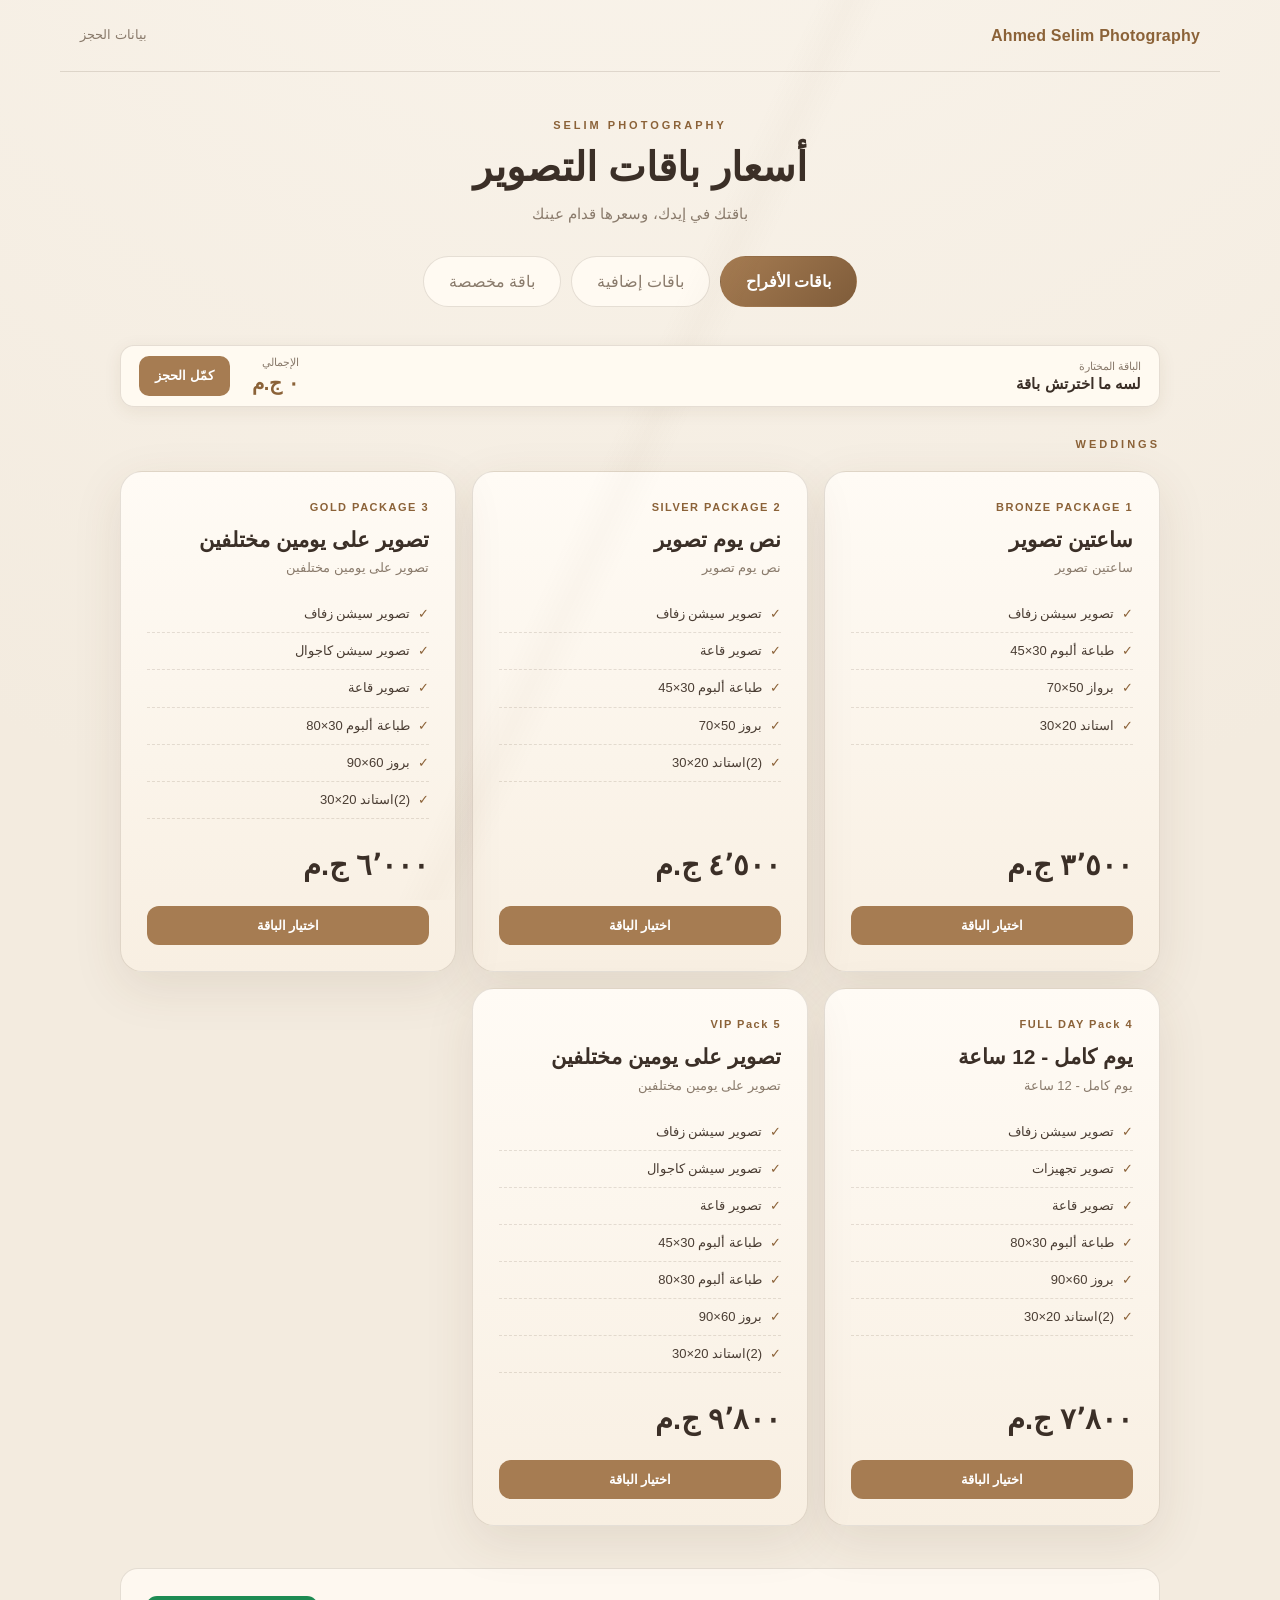
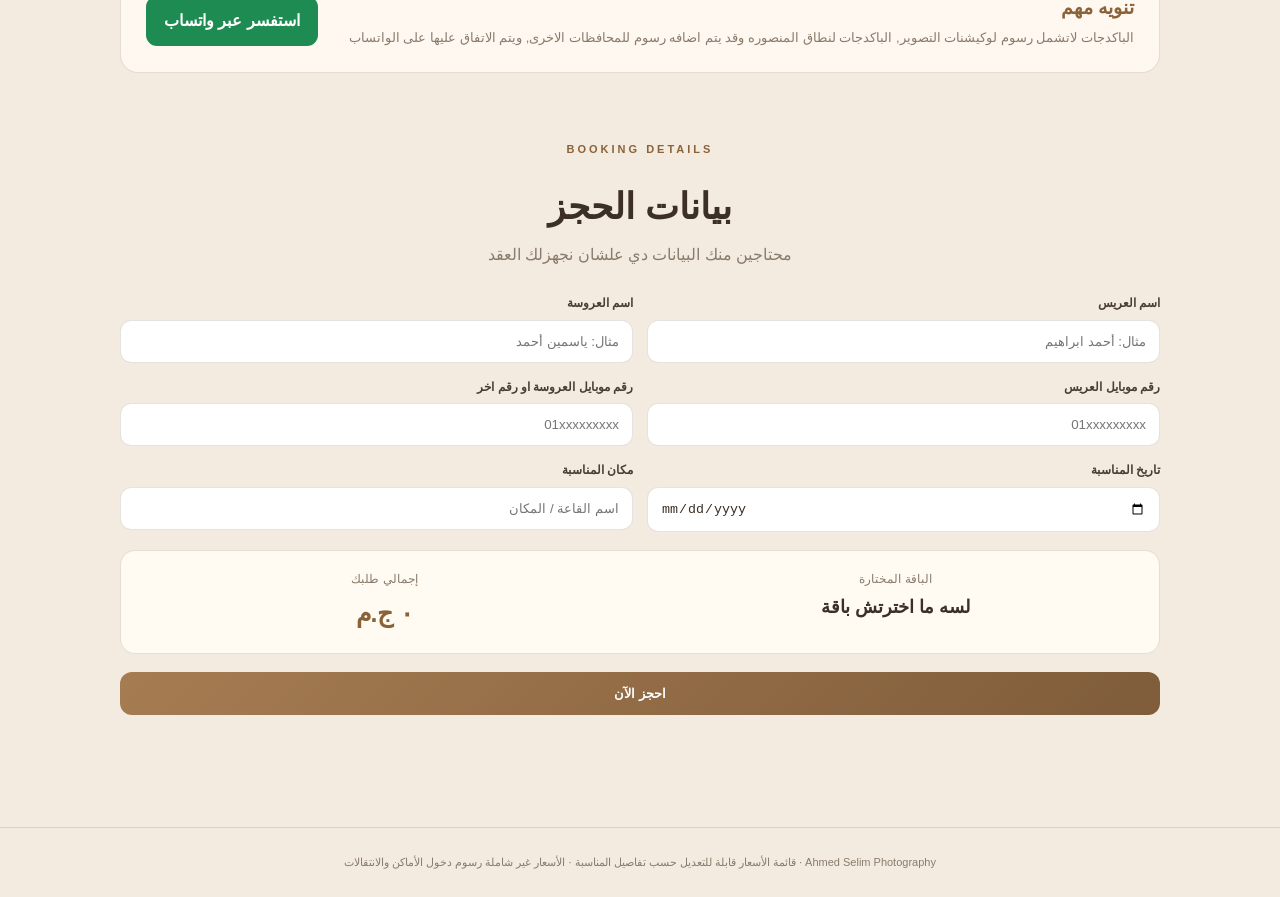
<file: index.html>
<!doctype html>
<html lang="ar" dir="rtl">
<head>
<meta charset="utf-8"><meta name="viewport" content="width=device-width,initial-scale=1">
<title>Ahmed Selim Photography — أسعار باقات التصوير</title>
<link rel="stylesheet" href="styles.css">
</head>
<body>
<header class="site-header">
  <div class="brand"><span id="brandName">Ahmed Selim Photography</span></div>
  <a href="#booking">بيانات الحجز</a>
</header>

<main class="container">
<section class="hero">
  <div class="eyebrow">SELIM PHOTOGRAPHY</div>
  <h1 id="heroTitle">قائمة أسعار الباقات</h1>
  <p id="heroSubtitle">باقتك في إيدك، وسعرها قدام عينك</p>
</section>

<div class="tabs" id="tabs">
  <button class="active" data-tab="weddings">باقات الأفراح</button>
  <button data-tab="additional">باقات إضافية</button>
  <button data-tab="custom"> باقة مخصصة</button>
</div>

<div class="sticky-sum" id="stickySum"><div class="sticky-in"><div class="sticky-item"><span>الباقة المختارة</span><strong id="stickyPkg">لسه ما اخترتش باقة</strong></div><div class="sticky-item"><span>الإجمالي</span><strong id="stickyTotal">0 ج.م</strong></div><a href="#booking" class="sticky-go">كمّل الحجز</a></div></div>

<section id="weddings" class="tab-content active">
  <div class="section-label">WEDDINGS</div>
  <div class="cards" id="weddingCards"></div>
</section>

<section id="additional" class="tab-content">
  <div class="section-label">ADDITIONAL PACKAGE</div>
  <div class="additional-cards" id="additionalCards"></div>
  <div class="extras-title">إضافات اختيارية</div>
  <div class="extras" id="extras"></div>
</section>

<section id="custom" class="tab-content">
  <div class="section-label">CUSTOM PACKAGE</div>
  <div class="custom-wrap" id="customCard"></div>
</section>

<section class="notice">
  <div>
    <h3 id="noticeTitle">تنويه مهم</h3>
    <p id="noticeText">.الباكدجات لاتشمل رسوم لوكيشنات التصوير, الباكدجات لنطاق المنصوره وقد يتم اضافه رسوم للمحافظات الاخرى, ويتم الاتفاق عليها على الواتساب</p>
  </div>
  <a id="whatsappLink" class="whatsapp" href="#" target="_blank">استفسر عبر واتساب</a>
</section>

<section id="booking" class="booking">
  <div class="section-label">BOOKING DETAILS</div>
  <h2 id="bookingTitle">بيانات الحجز</h2>
  <p id="bookingSubtitle">محتاجين منك البيانات دي علشان نجهزلك العقد</p>

  <form id="bookingForm">
    <div class="fields">
      <label>اسم العريس<input name="groom" required placeholder="مثال: أحمد ابراهيم"></label>
      <label>اسم العروسة<input name="bride" required placeholder="مثال: ياسمين أحمد"></label>
      <label>رقم موبايل العريس<input name="groomPhone" required inputmode="tel" placeholder="01xxxxxxxxx"></label>
      <label>رقم موبايل العروسة او رقم اخر<input name="bridePhone" required inputmode="tel" placeholder="01xxxxxxxxx"></label>
      <label>تاريخ المناسبة<input name="date" type="date" required></label>
      <label>مكان المناسبة<input name="place" required placeholder="اسم القاعة / المكان"></label>
    </div>
    <div class="summary">
      <div><span>الباقة المختارة</span><strong id="selectedPackage">لسه ما اخترتش باقة</strong></div>
      <div><span>إجمالي طلبك</span><strong id="total">0 ج.م</strong></div>
    </div>
    <div class="pay" id="payBox" hidden>
      <div class="section-label">PAYMENT</div>
      <h3>التحويل</h3>
      <p>حوّل الأول على الرقم ده، وبعدين اكتب المبلغ واضغط الزر تحت عشان يتبعتلنا الطلب</p>
      <div class="pay-due">إجمالي الطلب: <b id="payDue"></b></div>
      <div class="pay-number"><strong id="payNumber" dir="ltr"></strong><button type="button" id="copyNumber">نسخ الرقم</button></div>
      <div class="pay-methods" id="payMethods"></div>
      <div class="fields">
        <label>المبلغ اللي حولته (ج.م)<input name="paid" type="number" min="1" inputmode="numeric" required placeholder="مثال: 1000"></label>
        <label>حولت من رقم / حساب (اختياري)<input name="payFrom" inputmode="tel" placeholder="01xxxxxxxxx"></label>
      </div>
    </div>
    <button class="submit" id="submitBtn" type="submit">احجز الآن</button>
    <div id="formMessage" class="form-message"></div>
  </form>
</section>
</main>

<footer><span id="footerName">Ahmed Selim Photography</span> · قائمة الأسعار قابلة للتعديل حسب تفاصيل المناسبة · الأسعار غير شاملة رسوم دخول الأماكن والانتقالات</footer>
<script src="app.js"></script>
</body></html>
</file>
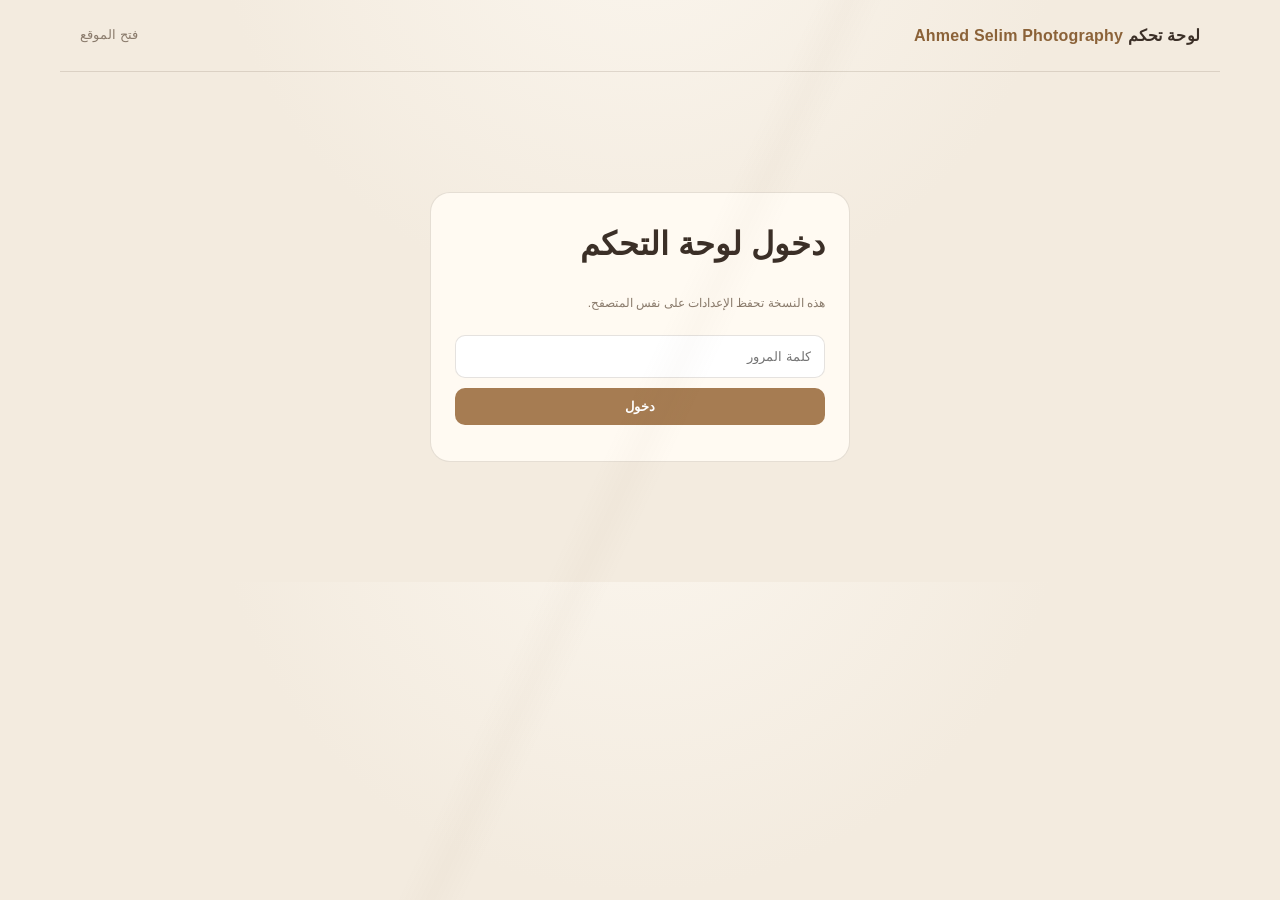
<file: admin.html>
<!doctype html><html lang="ar" dir="rtl"><head><meta charset="utf-8"><meta name="viewport" content="width=device-width,initial-scale=1"><title>لوحة التحكم — Ahmed Selim Photography</title><link rel="stylesheet" href="styles.css"><style>
.admin{max-width:1100px;margin:35px auto;padding:0 20px}.panel{background:#fffaf2;border:1px solid var(--line);border-radius:20px;padding:24px;margin-bottom:18px}.admin h1,.admin h2{margin-top:0}.admin-nav{display:flex;gap:8px;flex-wrap:wrap;margin-bottom:18px}.admin-nav button{border:1px solid var(--line);background:#fffaf2;color:var(--muted);border-radius:999px;padding:10px 17px;cursor:pointer}.admin-nav button.active{background:var(--primary);color:#fff}.tab{display:none}.tab.active{display:block}.grid{display:grid;grid-template-columns:1fr 1fr;gap:14px}.grid label{font-size:12px;font-weight:800}.grid input,.grid textarea{display:block;width:100%;margin-top:5px;background:#fff;border:1px solid var(--line);color:var(--text);padding:11px;border-radius:10px}.wide{grid-column:1/-1}.row{display:flex;justify-content:space-between;gap:10px;align-items:center}.btn{border:0;border-radius:10px;padding:11px 16px;font-weight:800;cursor:pointer}.save{background:var(--primary);color:#fff}.ghost{background:#efe4d3;color:#3b2f27;border:1px solid var(--line)}.danger{background:transparent;color:#b3402f;border:1px solid #e3b8b0}.item{border:1px solid var(--line);border-radius:15px;padding:16px;margin:12px 0}.hint{color:var(--muted);font-size:12px}.login{max-width:420px;margin:120px auto}.login input{width:100%;padding:13px;background:#fff;border:1px solid var(--line);color:#3b2f27;border-radius:10px;margin:10px 0}.login button{width:100%}@media(max-width:700px){.grid{grid-template-columns:1fr}.wide{grid-column:auto}}
</style></head><body>
<header class="site-header"><div class="brand">لوحة تحكم <span>Ahmed Selim Photography</span></div><a href="index.html">فتح الموقع</a></header>
<div id="login" class="admin login panel"><h1>دخول لوحة التحكم</h1><p class="hint">هذه النسخة تحفظ الإعدادات على نفس المتصفح.</p><input id="pass" type="password" placeholder="كلمة المرور"><button class="btn save" id="loginBtn">دخول</button><p id="loginMsg" class="hint"></p></div>
<div id="app" class="admin" style="display:none">
<h1>لوحة التحكم</h1>
<div class="admin-nav"><button class="active" data-tab="design">التصميم</button><button data-tab="packages">الباقات</button><button data-tab="additional">الإضافات</button><button data-tab="backup">نسخ احتياطي</button></div>
<section class="panel tab active" id="design"><h2>التصميم والهوية</h2><div class="grid">
<label>اسم الموقع<input id="siteName"></label><label>رقم واتساب<input id="whatsapp"></label>
<label>العنوان الرئيسي<input id="heroTitle"></label><label>العنوان الفرعي<input id="heroSubtitle"></label>
<label>اللون الأساسي<input id="primary" type="color"></label><label>لون النص<input id="text" type="color"></label>
<label>الخلفية<input id="bg" type="color"></label><label>لون التفاصيل<input id="primary2" type="color"></label>
<label class="wide">التنويه<input id="noticeText"></label><label>عنوان الحجز<input id="bookingTitle"></label><label>وصف الحجز<input id="bookingSubtitle"></label>
</div><button class="btn save" id="saveDesign">حفظ التصميم</button></section>
<section class="panel tab" id="packages"><div class="row"><h2>باقات الأفراح</h2><button class="btn ghost" id="addPackage">+ إضافة</button></div><div id="packagesEditor"></div><button class="btn save" id="savePackages">حفظ الباقات</button></section>
<section class="panel tab" id="additional"><div class="row"><h2>الباقات الإضافية والإضافات</h2><button class="btn ghost" id="addAdditional">+ إضافة باقة</button></div><div id="additionalEditor"></div><button class="btn save" id="saveAdditional">حفظ</button></section>
<section class="panel tab" id="backup"><h2>نسخة احتياطية</h2><button class="btn ghost" id="export">تصدير الإعدادات</button> <label class="btn ghost">استيراد <input hidden id="import" type="file" accept=".json"></label><button class="btn danger" id="reset">استعادة الافتراضي</button></section>
</div>
<script>
const D={siteName:"Ahmed Selim Photography",heroTitle:"قائمة أسعار الباقات",heroSubtitle:"اختار باقتك وشوف السعر يتحدث قدامك أول بأول",primary:"#a67c52",primary2:"#8b6238",bg:"#f5efe6",text:"#3b2f27",whatsapp:"201000000000",noticeText:"جميع أسعار الباقات غير شاملة رسوم دخول الأماكن والانتقالات، ويتم الاتفاق عليها عبر واتساب.",bookingTitle:"بيانات الحجز",bookingSubtitle:"احنا محتاجين البيانات دي عشان نجهزلك العقد على طول",weddings:[{id:1,num:"1 HALF DAY",name:"نص يوم تصوير",price:5000,features:["تصوير سيشن زفاف","تصوير قاعة","طباعة ألبوم 30×80","بروز 50×70"]},{id:2,num:"2 FULL DAY",name:"يوم كامل - 12 ساعة",price:6000,features:["تصوير سيشن زفاف","تصوير تجهيزات","تصوير قاعة","طباعة ألبوم 30×80","بروز 50×70"]},{id:3,num:"3 DIFFERENT DAY",name:"تصوير على يومين مختلفين",price:8000,features:["تصوير سيشن زفاف","تصوير سيشن كاجوال","تصوير قاعة","طباعة ألبوم 30×80","بروز 50×70"]}],additional:[{id:1,title:"PARTY COVERING",desc:"اختار المناسبات اللي عايز تغطيتها، كل مناسبة 1,500 ج.م",price:1500,items:["زفاف","خطوبة","حنة","قاعة","كتب كتاب","كنيسة"]},{id:2,title:"SESSION (Soft copy)",desc:"اختار المناسبات اللي عايز سيشن لها، كل مناسبة 3,000 ج.م",price:2000,items:["زفاف","خطوبة","كتب كتاب","حنة"]}],extras:[{id:"hours",name:"ساعة إضافية",price:1000,unit:"/ ساعة"},{id:"ahmedselim",name:"مصور إضافي",price:1500,unit:""},{id:"second",name:"مصور ثانٍ",price:1000,unit:""}]};
let d=JSON.parse(localStorage.getItem("asp_config")||"null")||D;
const $=s=>document.querySelector(s), save=()=>localStorage.setItem("asp_config",JSON.stringify(d));
function fill(){siteName.value=d.siteName;whatsapp.value=d.whatsapp;heroTitle.value=d.heroTitle;heroSubtitle.value=d.heroSubtitle;primary.value=d.primary;text.value=d.text;bg.value=d.bg;primary2.value=d.primary2;noticeText.value=d.noticeText;bookingTitle.value=d.bookingTitle;bookingSubtitle.value=d.bookingSubtitle;drawP();drawA()}
function drawP(){packagesEditor.innerHTML=d.weddings.map((p,i)=>`<div class=item><div class=row><b>${i+1}. ${p.name}</b><button class="btn danger" onclick="d.weddings.splice(${i},1);drawP()">حذف</button></div><div class=grid><label>الترميز<input data-p=${i} data-k=num value="${p.num}"></label><label>الاسم<input data-p=${i} data-k=name value="${p.name}"></label><label>السعر<input type=number data-p=${i} data-k=price value="${p.price}"></label><label>المميزات<input data-p=${i} data-k=features value="${p.features.join(" | ")}"></label></div></div>`).join("")}
function drawA(){additionalEditor.innerHTML=d.additional.map((p,i)=>`<div class=item><div class=row><b>${p.title}</b><button class="btn danger" onclick="d.additional.splice(${i},1);drawA()">حذف</button></div><div class=grid><label>العنوان<input data-a=${i} data-k=title value="${p.title}"></label><label>السعر<input type=number data-a=${i} data-k=price value="${p.price}"></label><label>الوصف<input data-a=${i} data-k=desc value="${p.desc}"></label><label>العناصر<input data-a=${i} data-k=items value="${p.items.join(" | ")}"></label></div></div>`).join("")}
loginBtn.onclick=()=>{if(pass.value==="1234"){login.style.display="none";app.style.display="block";fill()}else loginMsg.textContent="كلمة المرور غير صحيحة."};
document.querySelectorAll(".admin-nav button").forEach(b=>b.onclick=()=>{document.querySelectorAll(".admin-nav button").forEach(x=>x.classList.remove("active"));b.classList.add("active");document.querySelectorAll(".tab").forEach(x=>x.classList.remove("active"));$("#"+b.dataset.tab).classList.add("active")});
saveDesign.onclick=()=>{d={...d,siteName:siteName.value,whatsapp:whatsapp.value,heroTitle:heroTitle.value,heroSubtitle:heroSubtitle.value,primary:primary.value,text:text.value,bg:bg.value,primary2:primary2.value,noticeText:noticeText.value,bookingTitle:bookingTitle.value,bookingSubtitle:bookingSubtitle.value};save();alert("تم الحفظ")};
addPackage.onclick=()=>{d.weddings.push({id:Date.now(),num:"NEW PACKAGE",name:"باقة جديدة",price:0,features:[]});drawP()};
savePackages.onclick=()=>{packagesEditor.querySelectorAll("[data-p]").forEach(x=>{let p=d.weddings[+x.dataset.p],k=x.dataset.k;p[k]=k==="price"?Number(x.value):k==="features"?x.value.split("|").map(s=>s.trim()).filter(Boolean):x.value});save();alert("تم حفظ الباقات")};
addAdditional.onclick=()=>{d.additional.push({id:Date.now(),title:"NEW PACKAGE",desc:"",price:0,items:[]});drawA()};
saveAdditional.onclick=()=>{additionalEditor.querySelectorAll("[data-a]").forEach(x=>{let p=d.additional[+x.dataset.a],k=x.dataset.k;p[k]=k==="price"?Number(x.value):k==="items"?x.value.split("|").map(s=>s.trim()).filter(Boolean):x.value});save();alert("تم الحفظ")};
export.onclick=()=>{let a=document.createElement("a");a.href=URL.createObjectURL(new Blob([JSON.stringify(d,null,2)],{type:"application/json"}));a.download="ahmed-selim-photography-settings.json";a.click()};
import.onchange=e=>{let r=new FileReader();r.onload=()=>{d=JSON.parse(r.result);save();fill();alert("تم الاستيراد")};r.readAsText(e.target.files[0])};
reset.onclick=()=>{if(confirm("استعادة الإعدادات الافتراضية؟")){d=structuredClone(D);save();fill()}};
</script></body></html>
</file>
<file: styles.css>
:root{
--primary:#a67c52;--primary2:#8b6238;--bg:#f5efe6;--panel:#fffaf2;--panel2:#f8efe2;
--text:#3b2f27;--muted:#8a7b6c;--line:rgba(80,60,40,.15);--radius:22px
}
*{box-sizing:border-box}html{scroll-behavior:smooth}body{margin:0;background:radial-gradient(circle at 50% -20%,#fbf6ee 0,#f3ebdf 45%);color:var(--text);font-family:"Segoe UI",Tahoma,Arial,sans-serif;line-height:1.7}
body:before{content:"";position:fixed;inset:0;pointer-events:none;background:linear-gradient(115deg,transparent 0 48%,rgba(120,90,60,.03) 50%,transparent 52%);opacity:.8}
a{text-decoration:none;color:inherit}.site-header{height:72px;display:flex;align-items:center;justify-content:space-between;max-width:1160px;margin:auto;padding:0 20px;border-bottom:1px solid var(--line)}
.site-header a{font-size:13px;color:var(--muted)}.site-header a:hover{color:var(--primary2)}.brand{font-size:16px;font-weight:800;letter-spacing:.2px}.brand span{color:var(--primary2)}
.container{max-width:1080px;margin:auto;padding:0 20px}.hero{text-align:center;padding:75px 0 48px}.eyebrow,.section-label{color:var(--primary2);font-size:11px;letter-spacing:3px;font-weight:800}
.hero h1{font-size:clamp(34px,6vw,62px);line-height:1.2;margin:8px 0 12px}.hero p{margin:0 auto;color:var(--muted);max-width:620px}
.tabs{display:flex;justify-content:center;gap:10px;margin:0 0 38px}.tabs button{font:inherit;color:var(--muted);background:#fffaf2;border:1px solid var(--line);border-radius:999px;padding:11px 25px;cursor:pointer;transition:.2s}.tabs button:hover{border-color:#c9ad8a}.tabs button.active{background:linear-gradient(135deg,var(--primary),#7f5c3a);color:#fff;border-color:transparent;font-weight:800}
.tab-content{display:none}.tab-content.active{display:block}.section-label{margin-bottom:17px}.cards{display:grid;grid-template-columns:repeat(3,1fr);gap:16px}.card{background:linear-gradient(180deg,#fffbf5,#f8efe2);border:1px solid var(--line);border-radius:var(--radius);padding:26px;min-height:100%;display:flex;flex-direction:column;box-shadow:0 15px 50px rgba(90,60,30,.10)}.card:hover{transform:translateY(-2px);border-color:rgba(166,124,82,.5);transition:.2s}.card .num{color:var(--primary2);font-size:11px;letter-spacing:1.5px;font-weight:800}.card h3{margin:5px 0 0;font-size:21px}.card .desc{color:var(--muted);font-size:13px;min-height:25px}.features{padding:0;margin:14px 0 18px;list-style:none;color:#4a3d33;flex:1}.features li{padding:7px 0;border-bottom:1px dashed rgba(80,60,40,.14);font-size:13px}.features li:before{content:"✓";color:var(--primary2);margin-left:8px}.price{font-size:29px;font-weight:900;margin:4px 0 16px}.choose{width:100%;border:0;border-radius:12px;background:var(--primary);color:#fff;font-weight:900;padding:12px;cursor:pointer}.choose:hover,.submit:hover{filter:brightness(1.07)}
.additional-cards{display:grid;grid-template-columns:1fr 1fr;gap:16px}.additional{background:linear-gradient(180deg,#fffbf5,#f6ecdf);border:1px solid var(--line);border-radius:var(--radius);padding:25px}.additional h3{margin:2px 0;font-size:18px}.additional p{color:var(--muted);font-size:13px;margin:0 0 15px}.check-list{display:flex;flex-wrap:wrap;gap:8px;margin-bottom:15px}.check-list label{background:#fff;border:1px solid var(--line);border-radius:10px;padding:7px 10px;font-size:12px;cursor:pointer}.check-list input{accent-color:var(--primary);margin-left:5px}.additional .price{margin-bottom:0}.extras-title{text-align:center;color:var(--primary2);font-weight:800;margin:35px 0 15px}.extras{display:grid;grid-template-columns:repeat(3,1fr);gap:14px}.extra{border:1px solid var(--line);background:#fffaf2;border-radius:18px;padding:20px;text-align:center}.extra small{display:block;color:var(--primary2);letter-spacing:2px;font-size:10px;font-weight:800}.extra h4{margin:4px 0 10px}.counter{display:flex;justify-content:center;align-items:center;gap:12px}.counter button{width:34px;height:34px;border-radius:9px;border:1px solid var(--line);background:#efe4d3;color:var(--text);font-size:20px;cursor:pointer}.counter span{min-width:25px;text-align:center;font-weight:800}.extra-price{color:var(--muted);font-size:12px;margin-top:8px}
.notice{display:flex;align-items:center;justify-content:space-between;gap:20px;margin:42px 0;padding:23px 25px;border:1px solid var(--line);border-radius:18px;background:rgba(255,250,242,.9)}.notice h3{margin:0;color:var(--primary2)}.notice p{margin:3px 0 0;color:var(--muted);font-size:13px}.whatsapp{color:#fff;background:#1d8b52;padding:11px 18px;border-radius:11px;font-weight:800;white-space:nowrap}
.booking{padding:25px 0 80px;text-align:center}.booking h2{font-size:36px;margin:4px 0}.booking>p{color:var(--muted);margin-top:0}.fields{display:grid;grid-template-columns:1fr 1fr;gap:14px;text-align:right;margin-top:25px}.fields label{font-size:12px;font-weight:800;color:#4a3d33}.fields input{display:block;width:100%;margin-top:6px;padding:13px;border-radius:11px;border:1px solid var(--line);background:#fff;color:var(--text);outline:none}.fields input:focus{border-color:var(--primary)}.summary{margin:18px 0;border:1px solid var(--line);background:#fffaf2;border-radius:15px;padding:18px;display:grid;grid-template-columns:1fr 1fr;gap:20px}.summary div{display:flex;flex-direction:column;gap:3px}.summary span{color:var(--muted);font-size:12px}.summary strong{font-size:18px}.summary div:last-child strong{color:var(--primary2);font-size:25px}.submit{width:100%;border:0;border-radius:12px;padding:14px;background:linear-gradient(135deg,var(--primary),#7f5c3a);color:#fff;font-weight:900;cursor:pointer}.form-message{margin-top:10px;color:var(--primary2);font-size:13px;min-height:22px}
footer{text-align:center;color:#8a7b6c;padding:25px 15px;border-top:1px solid var(--line);font-size:11px}
.custom-wrap{max-width:900px;margin:auto}.custom-cols{display:grid;grid-template-columns:1fr 1fr;gap:18px;align-items:start}.custom-col-title{color:var(--primary2);font-weight:800;font-size:14px;margin-bottom:10px;padding-bottom:8px;border-bottom:1px solid var(--line)}.custom .custom-row{display:flex;justify-content:space-between;align-items:center;gap:12px;background:#fff;border:1px solid var(--line);border-radius:12px;padding:14px 16px;margin-bottom:10px;cursor:pointer;font-size:14px}.custom .custom-row:hover{border-color:rgba(166,124,82,.5)}.custom .custom-row input{accent-color:var(--primary);margin-left:8px;transform:scale(1.15)}.custom .custom-row b{color:var(--primary2)}.custom .price{margin:14px 0}.custom-msg{color:var(--primary2);font-size:13px;min-height:22px;margin-top:8px}
.pay{margin:18px 0;border:1px solid var(--line);background:#fffaf2;border-radius:15px;padding:20px;text-align:center}.pay h3{margin:4px 0;color:var(--primary2)}.pay>p{color:var(--muted);font-size:13px;margin:0 0 14px}.pay-due{color:var(--muted);font-size:13px;margin-bottom:12px}.pay-due b{color:var(--primary2);font-size:16px}.pay-number{display:flex;justify-content:center;align-items:center;gap:12px;flex-wrap:wrap;margin-bottom:14px}.pay-number strong{font-size:26px;letter-spacing:2px}.pay-number button{font:inherit;font-size:12px;color:var(--text);background:#efe4d3;border:1px solid var(--line);border-radius:9px;padding:7px 14px;cursor:pointer}.pay-methods{display:flex;gap:10px;justify-content:center;flex-wrap:wrap;margin-bottom:6px}.pay-method{background:#fff;border:1px solid var(--line);border-radius:12px;padding:11px 20px;cursor:pointer;font-weight:800;font-size:14px}.pay-method input{accent-color:var(--primary);margin-left:8px}.pay-method:has(input:checked){border-color:var(--primary);background:rgba(166,124,82,.14);color:var(--primary2)}
@media(max-width:820px){.cards{grid-template-columns:1fr}.additional-cards,.extras,.fields,.summary,.custom-cols{grid-template-columns:1fr}.notice{flex-direction:column;align-items:stretch}.whatsapp{text-align:center}.hero{padding-top:55px}}

html{scroll-padding-top:84px}
.sticky-sum{position:sticky;top:8px;z-index:50;border:1px solid var(--line);border-radius:14px;margin:0 0 28px;background:rgba(255,250,242,.96);backdrop-filter:blur(8px);border-bottom:1px solid var(--line);box-shadow:0 4px 18px rgba(90,60,30,.08)}
.sticky-in{padding:9px 18px;display:flex;align-items:center;gap:22px}
.sticky-item{display:flex;flex-direction:column;line-height:1.35;min-width:0}.sticky-item span{color:var(--muted);font-size:11px}.sticky-item strong{font-size:15px;white-space:nowrap;overflow:hidden;text-overflow:ellipsis;max-width:46vw}
.sticky-item:nth-child(2){margin-right:auto}.sticky-item:nth-child(2) strong{color:var(--primary2);font-size:20px}
.sticky-go{background:var(--primary);color:#fff;font-weight:800;font-size:13px;padding:9px 16px;border-radius:10px;white-space:nowrap}
.card{cursor:pointer}.card.selected,.additional.custom.selected{border-color:var(--primary2);box-shadow:0 0 0 3px var(--primary2),0 15px 40px rgba(90,60,30,.15)}
.choose.chosen{background:var(--primary2)}
@media(max-width:820px){.sticky-in{gap:12px;padding:8px 14px}.sticky-item strong{font-size:13px;max-width:34vw}.sticky-item:nth-child(2) strong{font-size:17px}.sticky-go{padding:8px 12px;font-size:12px}}

/* ===== Hero (simple) ===== */
.hero{padding:44px 0 30px}
.hero h1{font-size:clamp(26px,4.5vw,40px);line-height:1.3;margin:6px 0 8px}
.hero p{font-size:15px}
@media(max-width:820px){.hero{padding:32px 0 22px}}
</file>
